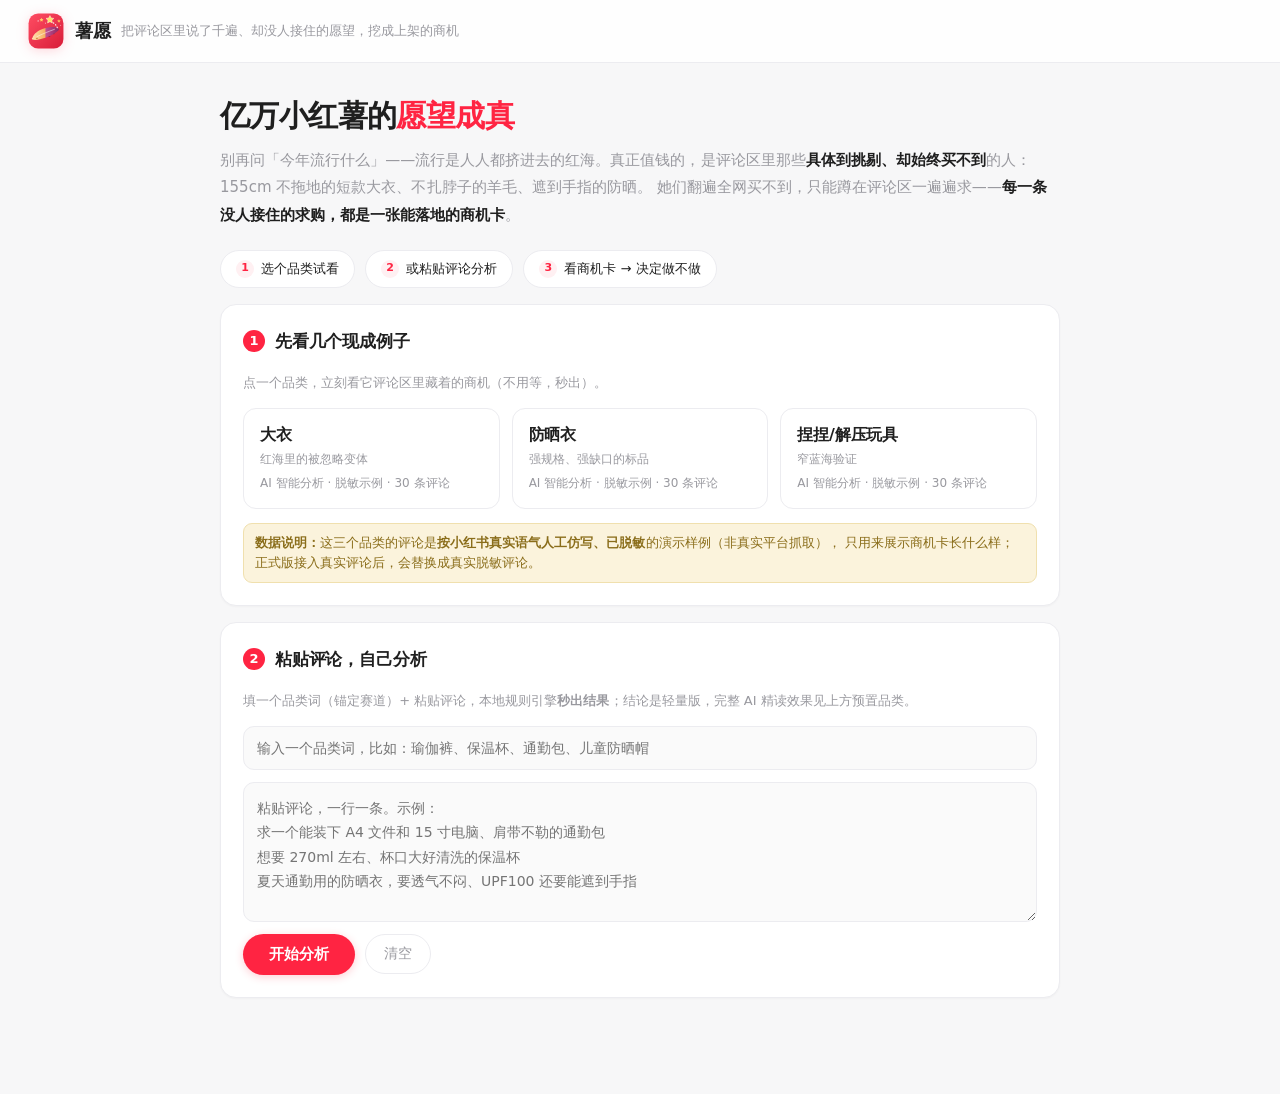
<file: jon13hvax8-1792738713768/workspace-jon13hvax8/index.html>
<!doctype html>
<html lang="zh">
  <head>
    <meta charset="utf-8" />
    <meta name="viewport" content="width=device-width, initial-scale=1" />
    <title>薯愿 · 小红书品类机会挖掘</title>
    <script type="module" crossorigin src="./assets/index-N7K_68KI.js"></script>
    <link rel="stylesheet" crossorigin href="./assets/index-CROO59K2.css">
  </head>
  <body>
    <div id="root"></div>
    <!-- Relative src (no leading /) so the Guard router prefix applies. Vite
         rewrites this to ./assets/xxx at build time. -->
  </body>
</html>
</file>
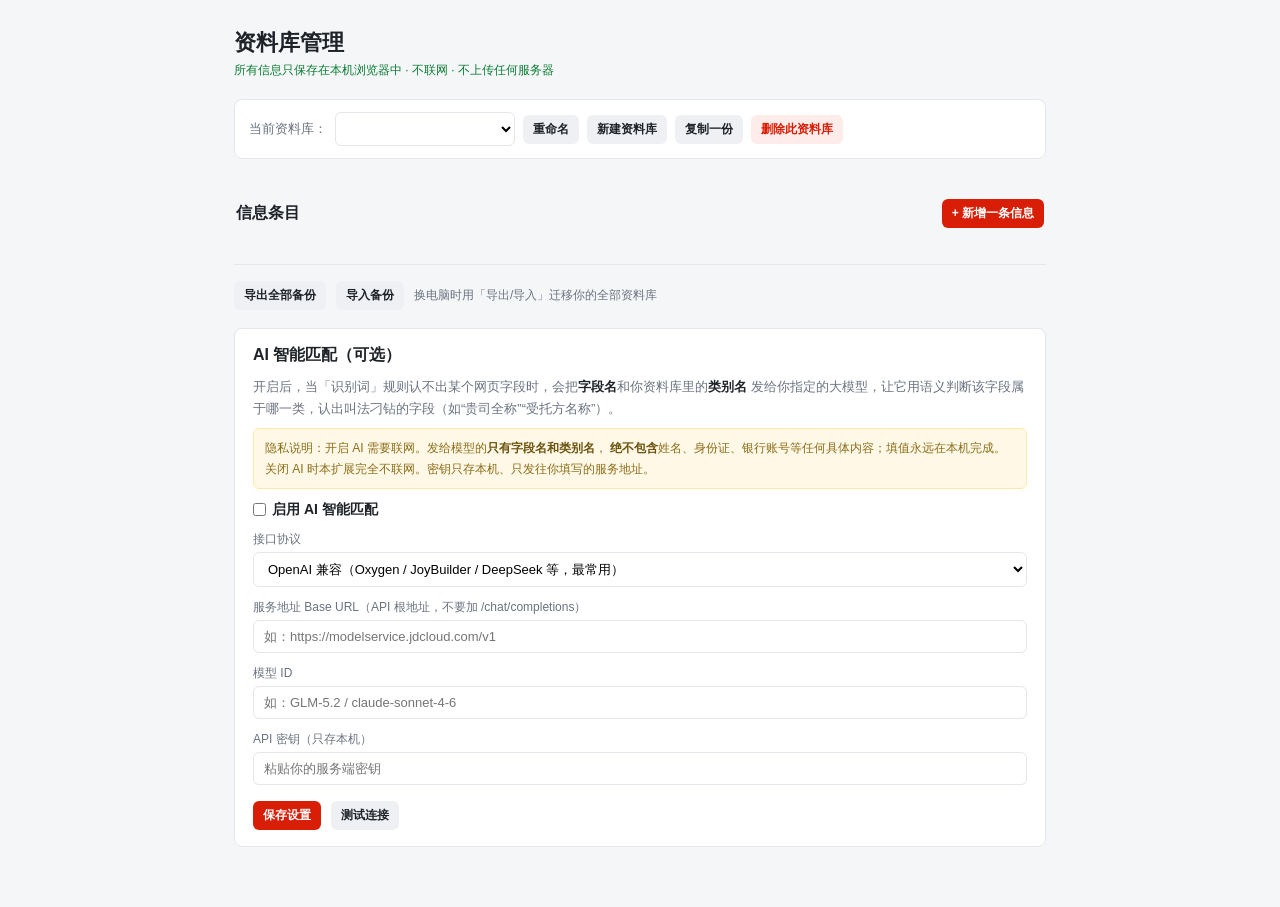
<file: options.html>
<!DOCTYPE html>
<html lang="zh-CN">
<head>
<meta charset="UTF-8">
<meta name="viewport" content="width=device-width, initial-scale=1.0">
<title>资料库管理 · 报价自动填写助手</title>
<link rel="stylesheet" href="options.css">
</head>
<body>
<div class="page">
  <header class="top">
    <div>
      <h1>资料库管理</h1>
      <div class="safe">所有信息只保存在本机浏览器中 · 不联网 · 不上传任何服务器</div>
    </div>
  </header>

  <section class="tpl-bar">
    <label>当前资料库：</label>
    <select id="tplSelect"></select>
    <button id="renameBtn" class="btn btn-ghost btn-sm">重命名</button>
    <button id="newTplBtn" class="btn btn-ghost btn-sm">新建资料库</button>
    <button id="dupTplBtn" class="btn btn-ghost btn-sm">复制一份</button>
    <button id="delTplBtn" class="btn btn-danger btn-sm">删除此资料库</button>
  </section>

  <div id="msg" class="msg"></div>

  <section class="entries-head">
    <h2>信息条目 <span id="entryCount" class="count"></span></h2>
    <button id="addEntryBtn" class="btn btn-primary btn-sm">+ 新增一条信息</button>
  </section>

  <div id="entries" class="entries"></div>

  <section class="io">
    <button id="exportBtn" class="btn btn-ghost btn-sm">导出全部备份</button>
    <button id="importBtn" class="btn btn-ghost btn-sm">导入备份</button>
    <input type="file" id="importFile" accept="application/json" hidden>
    <span class="io-note">换电脑时用「导出/导入」迁移你的全部资料库</span>
  </section>

  <section class="ai-box">
    <h2>AI 智能匹配（可选）</h2>
    <div class="ai-intro">
      开启后，当「识别词」规则认不出某个网页字段时，会把<b>字段名</b>和你资料库里的<b>类别名</b>
      发给你指定的大模型，让它用语义判断该字段属于哪一类，认出叫法刁钻的字段（如“贵司全称”“受托方名称”）。
      <div class="ai-warn">
        隐私说明：开启 AI 需要联网。发给模型的<b>只有字段名和类别名</b>，
        <b>绝不包含</b>姓名、身份证、银行账号等任何具体内容；填值永远在本机完成。
        关闭 AI 时本扩展完全不联网。密钥只存本机、只发往你填写的服务地址。
      </div>
    </div>

    <label class="ai-switch">
      <input type="checkbox" id="aiEnabled"> 启用 AI 智能匹配
    </label>

    <div id="aiFields" class="ai-fields">
      <div class="ai-field">
        <div class="ai-cap">接口协议</div>
        <select id="aiApi">
          <option value="openai-completions">OpenAI 兼容（Oxygen / JoyBuilder / DeepSeek 等，最常用）</option>
          <option value="anthropic-messages">Anthropic Messages（Claude 原生/兼容）</option>
          <option value="ollama">Ollama（本机，无需密钥）</option>
        </select>
      </div>
      <div class="ai-field">
        <div class="ai-cap">服务地址 Base URL（API 根地址，不要加 /chat/completions）</div>
        <input type="text" id="aiBaseUrl" placeholder="如：https://modelservice.jdcloud.com/v1">
      </div>
      <div class="ai-field">
        <div class="ai-cap">模型 ID</div>
        <input type="text" id="aiModel" placeholder="如：GLM-5.2 / claude-sonnet-4-6">
      </div>
      <div class="ai-field" id="aiKeyField">
        <div class="ai-cap">API 密钥（只存本机）</div>
        <input type="password" id="aiKey" placeholder="粘贴你的服务端密钥">
      </div>
      <div class="ai-actions">
        <button id="aiSaveBtn" class="btn btn-primary btn-sm">保存设置</button>
        <button id="aiTestBtn" class="btn btn-ghost btn-sm">测试连接</button>
        <span id="aiTestMsg" class="ai-test"></span>
      </div>
    </div>
  </section>
</div>

<template id="entryTpl">
  <div class="entry">
    <div class="entry-head">
      <input type="text" class="e-label" placeholder="信息名称（如：姓名 / 公司名称 / 出生日期）">
      <button class="btn btn-danger btn-xs e-del">删除此条</button>
    </div>
    <div class="e-row">
      <div class="e-col">
        <div class="e-caption">识别词（网页上出现这些字眼就会匹配到本条，用逗号分隔）</div>
        <input type="text" class="e-keywords" placeholder="如：姓名,名字,联系人,name">
      </div>
    </div>
    <div class="e-caption">内容格式（同一信息可存多种写法，填表时自动挑合适的；点★设为默认）</div>
    <div class="formats"></div>
    <button class="btn btn-ghost btn-xs add-format">+ 增加一种格式</button>
  </div>
</template>

<template id="formatTpl">
  <div class="format-row">
    <button class="star" title="设为默认格式">☆</button>
    <input type="text" class="f-value" placeholder="内容（如：1990-01-01）">
    <input type="text" class="f-note" placeholder="格式说明（可留空，如：年-月-日）">
    <button class="btn btn-danger btn-xs f-del">删</button>
  </div>
</template>

<script src="defaults.js"></script>
<script src="store.js"></script>
<script src="ai.js"></script>
<script src="options.js"></script>
</body>
</html>
</file>
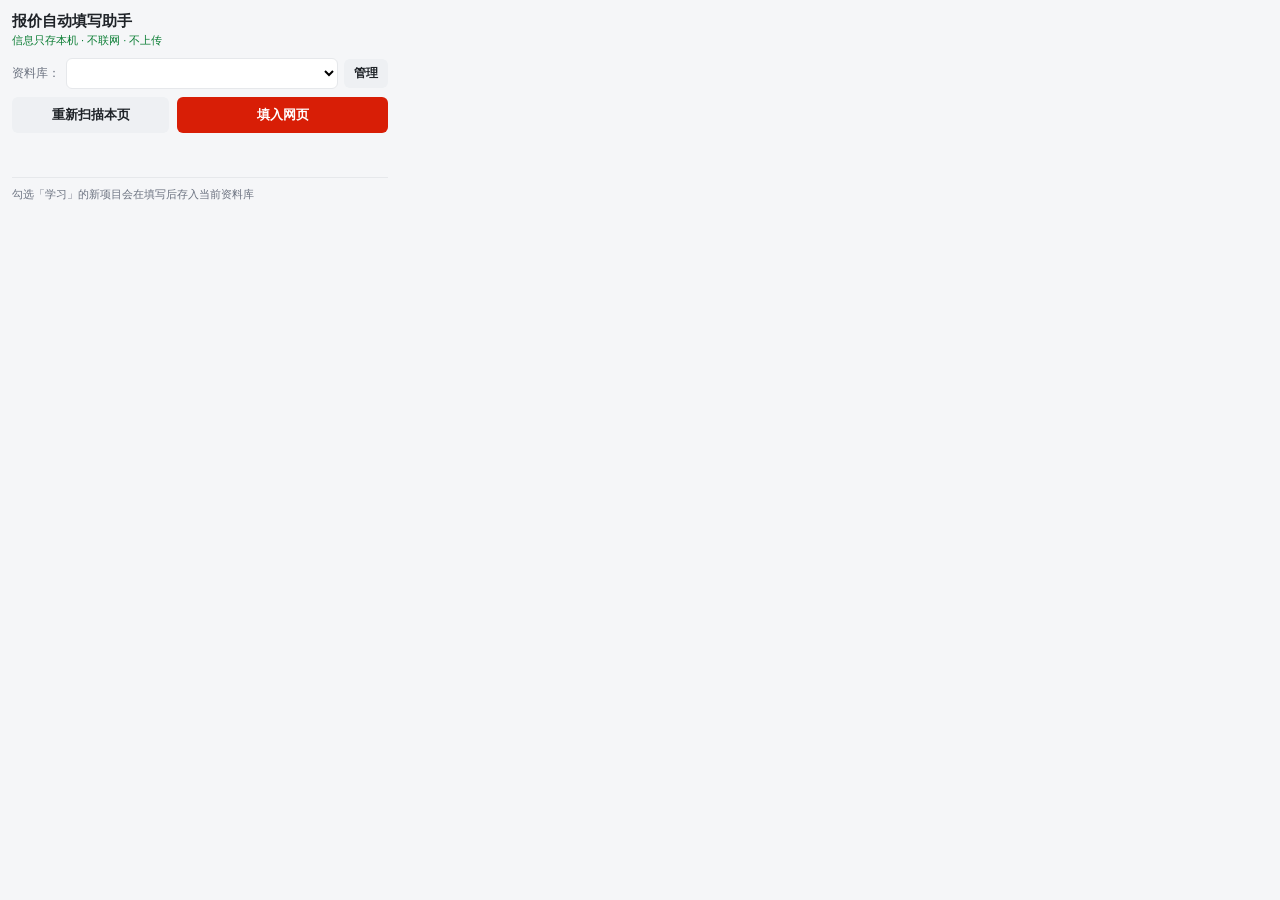
<file: popup.html>
<!DOCTYPE html>
<html lang="zh-CN">
<head>
  <meta charset="UTF-8">
  <meta name="viewport" content="width=device-width, initial-scale=1.0">
  <link rel="stylesheet" href="popup.css">
</head>
<body>
  <div class="app">
    <header class="hd">
      <div class="hd-left">
        <div class="hd-title">报价自动填写助手</div>
        <div class="hd-sub">信息只存本机 · 不联网 · 不上传</div>
      </div>
    </header>

    <div class="toolbar">
      <label class="tb-label">资料库：</label>
      <select id="tplSelect" class="tpl-select"></select>
      <button id="manageBtn" class="btn btn-small btn-ghost" title="管理资料库">管理</button>
    </div>

    <div class="actions">
      <button id="rescanBtn" class="btn btn-ghost">重新扫描本页</button>
      <button id="fillBtn" class="btn btn-primary">填入网页</button>
    </div>
    <div id="msg" class="msg"></div>

    <div id="status" class="status"></div>

    <div id="list" class="scan-list"></div>

    <div id="emptyHint" class="tip" hidden>
      没有扫描到可填写的项目。请确认当前是普通报价网页（网址以 http/https 开头），
      并已让表单显示出来，然后点「重新扫描本页」。
    </div>

    <footer class="ft">
      <span class="ft-note">勾选「学习」的新项目会在填写后存入当前资料库</span>
    </footer>
  </div>

  <script src="defaults.js"></script>
  <script src="store.js"></script>
  <script src="matcher.js"></script>
  <script src="ai.js"></script>
  <script src="popup.js"></script>
</body>
</html>
</file>
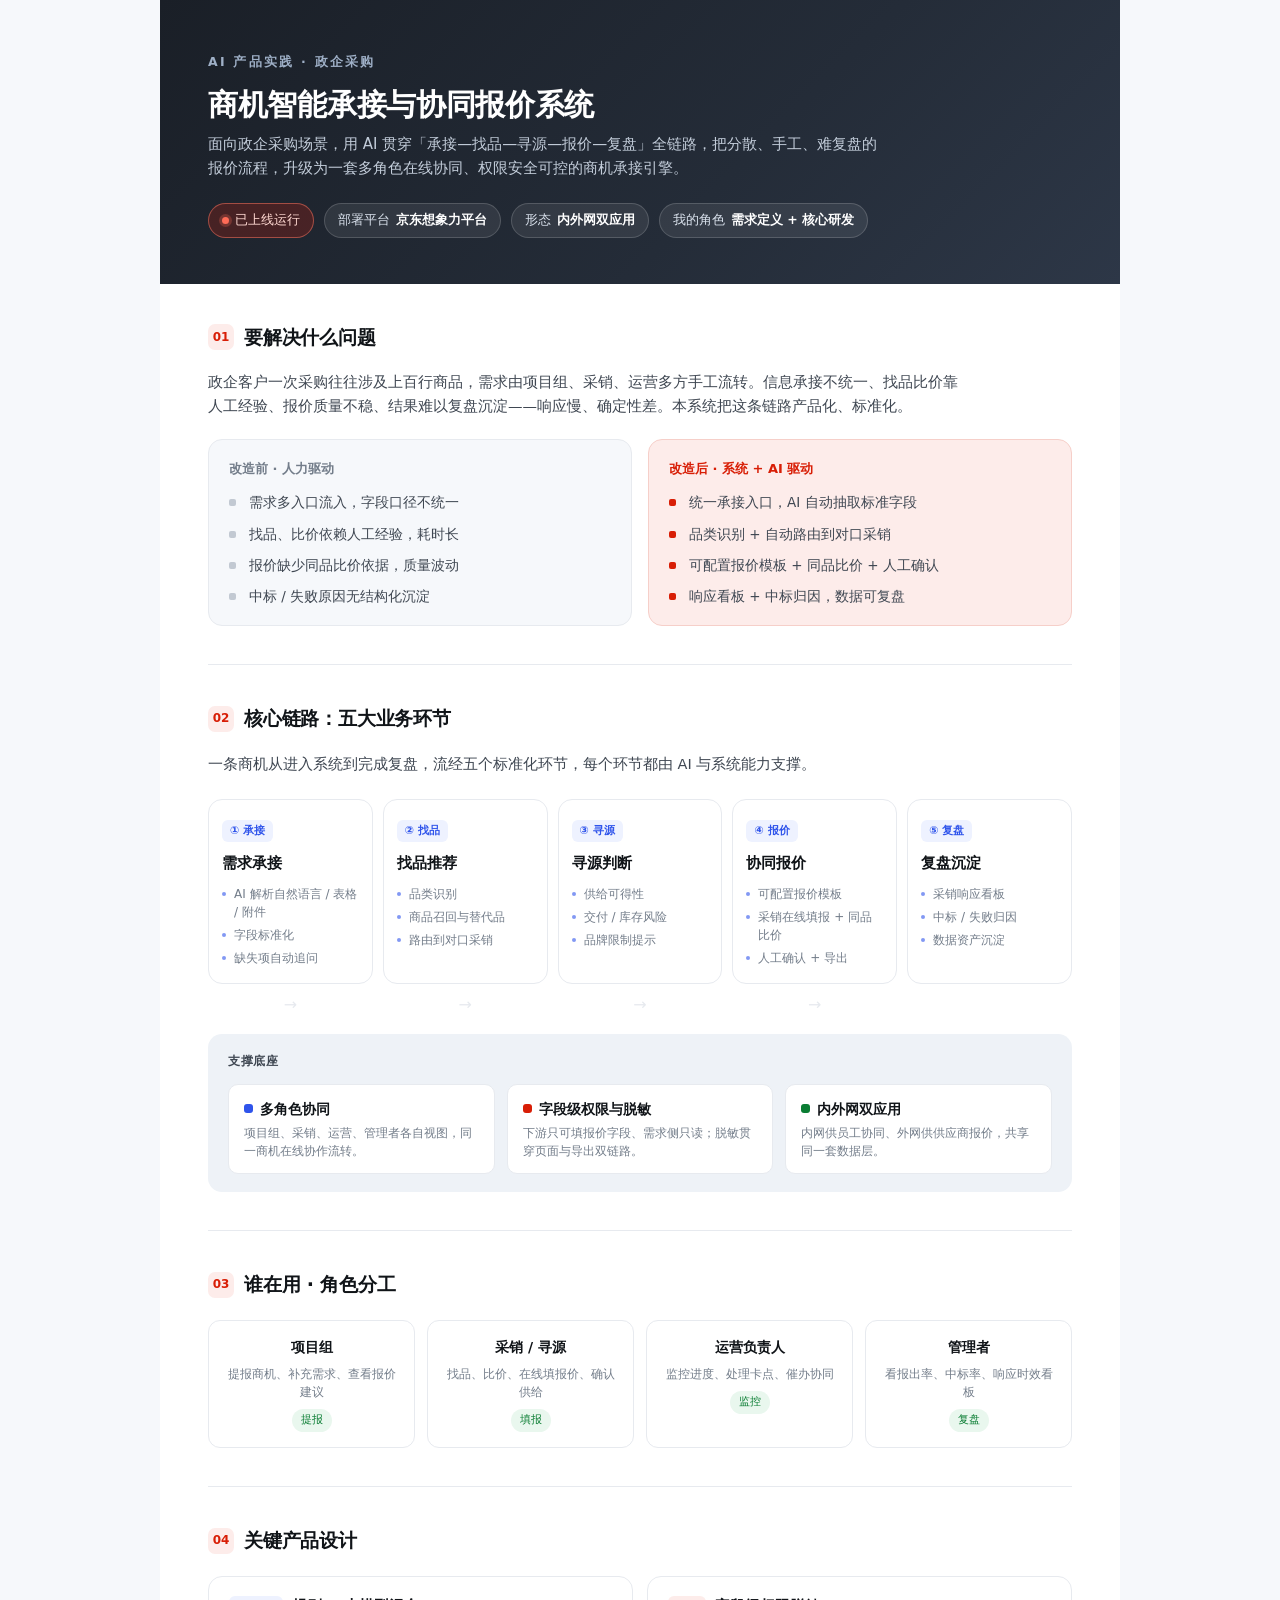
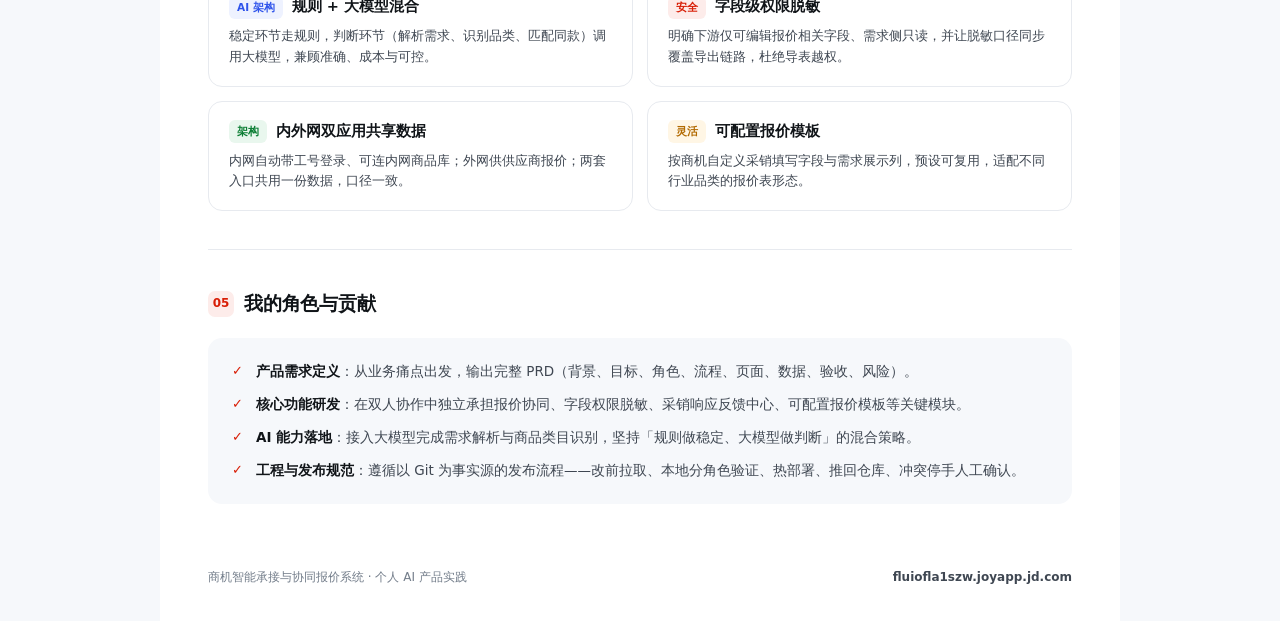
<file: 商机报价系统-作品集.html>
<!DOCTYPE html>
<html lang="zh-CN">
<head>
<meta charset="UTF-8">
<meta name="viewport" content="width=device-width, initial-scale=1.0">
<title>商机智能承接与协同报价系统 · 作品集</title>
<style>
  :root{
    --ink:#101418; --ink2:#3f4752; --muted:#737d8a; --line:#e7eaef;
    --bg:#ffffff; --soft:#f6f8fb; --soft2:#eef2f7;
    --brand:#d81e06; --brand-soft:#fdecea;
    --blue:#2f54eb; --blue-soft:#eef2ff;
    --green:#0a7d33; --green-soft:#e9f7ee;
    --amber:#b26a00; --amber-soft:#fff6e5;
    --radius:14px;
  }
  *{box-sizing:border-box;margin:0;padding:0;}
  body{
    font-family:-apple-system,"Segoe UI","Microsoft YaHei",system-ui,sans-serif;
    color:var(--ink); background:var(--soft); line-height:1.65;
    -webkit-font-smoothing:antialiased;
  }
  .page{max-width:960px;margin:0 auto;background:var(--bg);}
  .pad{padding:0 48px;}

  /* ---- Hero ---- */
  .hero{
    background:linear-gradient(135deg,#1a1f27 0%,#242c38 60%,#2d3747 100%);
    color:#fff;padding:52px 48px 46px;
  }
  .kicker{font-size:12.5px;letter-spacing:.18em;text-transform:uppercase;color:#9fb0c7;font-weight:600;}
  .hero h1{font-size:30px;line-height:1.3;margin:12px 0 8px;font-weight:750;letter-spacing:-.01em;}
  .hero .sub{font-size:15px;color:#c3cdda;max-width:680px;}
  .hero-meta{display:flex;flex-wrap:wrap;gap:10px;margin-top:22px;}
  .chip{
    font-size:12.5px;padding:6px 13px;border-radius:999px;
    background:rgba(255,255,255,.08);border:1px solid rgba(255,255,255,.16);color:#dbe3ee;
    display:inline-flex;align-items:center;gap:6px;
  }
  .chip b{color:#fff;font-weight:600;}
  .chip.live{background:rgba(216,30,6,.22);border-color:rgba(255,120,100,.5);color:#ffd9d2;}
  .dot{width:7px;height:7px;border-radius:50%;background:#ff6b57;box-shadow:0 0 0 3px rgba(255,107,87,.25);}

  /* ---- Section ---- */
  section{padding:38px 0;border-bottom:1px solid var(--line);}
  section:last-child{border-bottom:none;}
  .eyebrow{display:flex;align-items:center;gap:10px;margin-bottom:18px;}
  .eyebrow .no{
    font-size:12px;font-weight:700;color:var(--brand);background:var(--brand-soft);
    width:26px;height:26px;border-radius:7px;display:grid;place-items:center;flex:0 0 auto;
  }
  .eyebrow h2{font-size:19px;font-weight:700;letter-spacing:-.01em;}
  .lead{font-size:14.5px;color:var(--ink2);max-width:760px;}
  .lead b{color:var(--ink);}

  /* ---- 痛点 → 方案 ---- */
  .pp{display:grid;grid-template-columns:1fr 1fr;gap:16px;margin-top:20px;}
  .pp .card{border:1px solid var(--line);border-radius:var(--radius);padding:18px 20px;}
  .pp .card.old{background:var(--soft);}
  .pp .card.new{background:var(--brand-soft);border-color:#f6cfc9;}
  .pp h3{font-size:13px;font-weight:700;margin-bottom:12px;display:flex;align-items:center;gap:7px;}
  .pp .old h3{color:var(--muted);}
  .pp .new h3{color:var(--brand);}
  .pp ul{list-style:none;display:flex;flex-direction:column;gap:9px;}
  .pp li{font-size:13.5px;color:var(--ink2);padding-left:20px;position:relative;}
  .pp li::before{content:"";position:absolute;left:0;top:8px;width:7px;height:7px;border-radius:2px;}
  .pp .old li::before{background:#c2c9d2;}
  .pp .new li::before{background:var(--brand);}

  /* ---- 五环节流程 ---- */
  .flow{margin-top:22px;}
  .flow-track{display:grid;grid-template-columns:repeat(5,1fr);gap:10px;position:relative;}
  .step{
    background:var(--bg);border:1px solid var(--line);border-radius:var(--radius);
    padding:16px 13px;position:relative;
  }
  .step .idx{font-size:11px;font-weight:700;color:var(--blue);background:var(--blue-soft);
    padding:2px 8px;border-radius:6px;display:inline-block;margin-bottom:9px;}
  .step h4{font-size:15px;font-weight:700;margin-bottom:9px;}
  .step ul{list-style:none;display:flex;flex-direction:column;gap:5px;}
  .step li{font-size:12px;color:var(--muted);padding-left:12px;position:relative;line-height:1.5;}
  .step li::before{content:"";position:absolute;left:0;top:7px;width:4px;height:4px;border-radius:50%;background:var(--blue);opacity:.6;}
  .arrows{display:grid;grid-template-columns:repeat(5,1fr);gap:10px;margin-top:8px;}
  .arrow{text-align:center;color:var(--line);font-size:16px;}
  .arrow:last-child{visibility:hidden;}

  /* ---- 底座 ---- */
  .base{margin-top:16px;background:var(--soft2);border-radius:var(--radius);padding:18px 20px;}
  .base .bt{font-size:12px;font-weight:700;color:var(--ink2);letter-spacing:.05em;margin-bottom:12px;}
  .base-grid{display:grid;grid-template-columns:repeat(3,1fr);gap:12px;}
  .base-item{background:var(--bg);border:1px solid var(--line);border-radius:10px;padding:13px 15px;}
  .base-item .h{font-size:13.5px;font-weight:650;margin-bottom:4px;display:flex;align-items:center;gap:7px;}
  .base-item .d{font-size:12px;color:var(--muted);line-height:1.5;}
  .ic{width:9px;height:9px;border-radius:3px;flex:0 0 auto;}

  /* ---- 角色 ---- */
  .roles{display:grid;grid-template-columns:repeat(4,1fr);gap:12px;margin-top:20px;}
  .role{border:1px solid var(--line);border-radius:12px;padding:15px;text-align:center;}
  .role .rn{font-size:14px;font-weight:700;margin-bottom:6px;}
  .role .rd{font-size:12px;color:var(--muted);line-height:1.5;}
  .role .tag{font-size:11px;color:var(--green);background:var(--green-soft);padding:2px 9px;border-radius:999px;display:inline-block;margin-top:8px;}

  /* ---- 亮点 ---- */
  .highlights{display:grid;grid-template-columns:1fr 1fr;gap:14px;margin-top:20px;}
  .hl{border:1px solid var(--line);border-radius:var(--radius);padding:18px 20px;background:var(--bg);}
  .hl .ht{font-size:14.5px;font-weight:700;margin-bottom:7px;display:flex;align-items:center;gap:9px;}
  .hl .hbadge{font-size:10.5px;font-weight:700;padding:3px 8px;border-radius:6px;}
  .hl .hd{font-size:13px;color:var(--ink2);line-height:1.6;}
  .b-blue{background:var(--blue-soft);color:var(--blue);}
  .b-green{background:var(--green-soft);color:var(--green);}
  .b-amber{background:var(--amber-soft);color:var(--amber);}
  .b-brand{background:var(--brand-soft);color:var(--brand);}

  /* ---- 我的角色 ---- */
  .mine{background:var(--soft);border-radius:var(--radius);padding:22px 24px;margin-top:6px;}
  .mine ul{list-style:none;display:flex;flex-direction:column;gap:11px;}
  .mine li{font-size:13.5px;color:var(--ink2);padding-left:24px;position:relative;}
  .mine li::before{content:"✓";position:absolute;left:0;top:0;color:var(--brand);font-weight:800;font-size:13px;}
  .mine li b{color:var(--ink);}

  footer{padding:26px 48px 34px;color:var(--muted);font-size:12px;display:flex;justify-content:space-between;align-items:center;flex-wrap:wrap;gap:8px;}
  .url{color:var(--ink2);font-weight:600;}

  /* 让所有背景色/配色在打印和导出 PDF 时强制保留 */
  *{ -webkit-print-color-adjust:exact !important; print-color-adjust:exact !important; }
  @page{ margin:10mm; }
  @media print{
    html,body{background:#fff;}
    .page{max-width:100%;box-shadow:none;}
    .hero{border-radius:0;}
    section{padding:22px 0;}
    .eyebrow{break-after:avoid;}
    .hl,.step,.role,.pp .card,.base-item,.mine li{break-inside:avoid;}
  }
  @media(max-width:720px){
    .pad{padding:0 22px;} .hero{padding:38px 22px;}
    .pp,.highlights{grid-template-columns:1fr;}
    .flow-track,.arrows,.base-grid,.roles{grid-template-columns:1fr 1fr;}
  }
</style>
</head>
<body>
<div class="page">

  <!-- HERO -->
  <div class="hero">
    <div class="kicker">AI 产品实践 · 政企采购</div>
    <h1>商机智能承接与协同报价系统</h1>
    <p class="sub">面向政企采购场景，用 AI 贯穿「承接—找品—寻源—报价—复盘」全链路，把分散、手工、难复盘的报价流程，升级为一套多角色在线协同、权限安全可控的商机承接引擎。</p>
    <div class="hero-meta">
      <span class="chip live"><span class="dot"></span>已上线运行</span>
      <span class="chip">部署平台 <b>京东想象力平台</b></span>
      <span class="chip">形态 <b>内外网双应用</b></span>
      <span class="chip">我的角色 <b>需求定义 + 核心研发</b></span>
    </div>
  </div>

  <div class="pad">

    <!-- 01 背景 -->
    <section>
      <div class="eyebrow"><span class="no">01</span><h2>要解决什么问题</h2></div>
      <p class="lead">政企客户一次采购往往涉及上百行商品，需求由项目组、采销、运营多方手工流转。信息承接不统一、找品比价靠人工经验、报价质量不稳、结果难以复盘沉淀——响应慢、确定性差。本系统把这条链路产品化、标准化。</p>
      <div class="pp">
        <div class="card old">
          <h3>改造前 · 人力驱动</h3>
          <ul>
            <li>需求多入口流入，字段口径不统一</li>
            <li>找品、比价依赖人工经验，耗时长</li>
            <li>报价缺少同品比价依据，质量波动</li>
            <li>中标 / 失败原因无结构化沉淀</li>
          </ul>
        </div>
        <div class="card new">
          <h3>改造后 · 系统 + AI 驱动</h3>
          <ul>
            <li>统一承接入口，AI 自动抽取标准字段</li>
            <li>品类识别 + 自动路由到对口采销</li>
            <li>可配置报价模板 + 同品比价 + 人工确认</li>
            <li>响应看板 + 中标归因，数据可复盘</li>
          </ul>
        </div>
      </div>
    </section>

    <!-- 02 核心链路 -->
    <section>
      <div class="eyebrow"><span class="no">02</span><h2>核心链路：五大业务环节</h2></div>
      <p class="lead">一条商机从进入系统到完成复盘，流经五个标准化环节，每个环节都由 AI 与系统能力支撑。</p>
      <div class="flow">
        <div class="flow-track">
          <div class="step"><span class="idx">① 承接</span><h4>需求承接</h4><ul><li>AI 解析自然语言 / 表格 / 附件</li><li>字段标准化</li><li>缺失项自动追问</li></ul></div>
          <div class="step"><span class="idx">② 找品</span><h4>找品推荐</h4><ul><li>品类识别</li><li>商品召回与替代品</li><li>路由到对口采销</li></ul></div>
          <div class="step"><span class="idx">③ 寻源</span><h4>寻源判断</h4><ul><li>供给可得性</li><li>交付 / 库存风险</li><li>品牌限制提示</li></ul></div>
          <div class="step"><span class="idx">④ 报价</span><h4>协同报价</h4><ul><li>可配置报价模板</li><li>采销在线填报 + 同品比价</li><li>人工确认 + 导出</li></ul></div>
          <div class="step"><span class="idx">⑤ 复盘</span><h4>复盘沉淀</h4><ul><li>采销响应看板</li><li>中标 / 失败归因</li><li>数据资产沉淀</li></ul></div>
        </div>
        <div class="arrows"><div class="arrow">→</div><div class="arrow">→</div><div class="arrow">→</div><div class="arrow">→</div><div class="arrow"></div></div>
      </div>

      <div class="base">
        <div class="bt">支撑底座</div>
        <div class="base-grid">
          <div class="base-item"><div class="h"><span class="ic" style="background:var(--blue)"></span>多角色协同</div><div class="d">项目组、采销、运营、管理者各自视图，同一商机在线协作流转。</div></div>
          <div class="base-item"><div class="h"><span class="ic" style="background:var(--brand)"></span>字段级权限与脱敏</div><div class="d">下游只可填报价字段、需求侧只读；脱敏贯穿页面与导出双链路。</div></div>
          <div class="base-item"><div class="h"><span class="ic" style="background:var(--green)"></span>内外网双应用</div><div class="d">内网供员工协同、外网供供应商报价，共享同一套数据层。</div></div>
        </div>
      </div>
    </section>

    <!-- 03 角色 -->
    <section>
      <div class="eyebrow"><span class="no">03</span><h2>谁在用 · 角色分工</h2></div>
      <div class="roles">
        <div class="role"><div class="rn">项目组</div><div class="rd">提报商机、补充需求、查看报价建议</div><span class="tag">提报</span></div>
        <div class="role"><div class="rn">采销 / 寻源</div><div class="rd">找品、比价、在线填报价、确认供给</div><span class="tag">填报</span></div>
        <div class="role"><div class="rn">运营负责人</div><div class="rd">监控进度、处理卡点、催办协同</div><span class="tag">监控</span></div>
        <div class="role"><div class="rn">管理者</div><div class="rd">看报出率、中标率、响应时效看板</div><span class="tag">复盘</span></div>
      </div>
    </section>

    <!-- 04 关键设计 -->
    <section>
      <div class="eyebrow"><span class="no">04</span><h2>关键产品设计</h2></div>
      <div class="highlights">
        <div class="hl"><div class="ht"><span class="hbadge b-blue">AI 架构</span>规则 + 大模型混合</div><div class="hd">稳定环节走规则，判断环节（解析需求、识别品类、匹配同款）调用大模型，兼顾准确、成本与可控。</div></div>
        <div class="hl"><div class="ht"><span class="hbadge b-brand">安全</span>字段级权限脱敏</div><div class="hd">明确下游仅可编辑报价相关字段、需求侧只读，并让脱敏口径同步覆盖导出链路，杜绝导表越权。</div></div>
        <div class="hl"><div class="ht"><span class="hbadge b-green">架构</span>内外网双应用共享数据</div><div class="hd">内网自动带工号登录、可连内网商品库；外网供供应商报价；两套入口共用一份数据，口径一致。</div></div>
        <div class="hl"><div class="ht"><span class="hbadge b-amber">灵活</span>可配置报价模板</div><div class="hd">按商机自定义采销填写字段与需求展示列，预设可复用，适配不同行业品类的报价表形态。</div></div>
      </div>
    </section>

    <!-- 05 我的角色 -->
    <section>
      <div class="eyebrow"><span class="no">05</span><h2>我的角色与贡献</h2></div>
      <div class="mine">
        <ul>
          <li><b>产品需求定义</b>：从业务痛点出发，输出完整 PRD（背景、目标、角色、流程、页面、数据、验收、风险）。</li>
          <li><b>核心功能研发</b>：在双人协作中独立承担报价协同、字段权限脱敏、采销响应反馈中心、可配置报价模板等关键模块。</li>
          <li><b>AI 能力落地</b>：接入大模型完成需求解析与商品类目识别，坚持「规则做稳定、大模型做判断」的混合策略。</li>
          <li><b>工程与发布规范</b>：遵循以 Git 为事实源的发布流程——改前拉取、本地分角色验证、热部署、推回仓库、冲突停手人工确认。</li>
        </ul>
      </div>
    </section>

  </div>

  <footer>
    <span>商机智能承接与协同报价系统 · 个人 AI 产品实践</span>
    <span class="url">fluiofla1szw.joyapp.jd.com</span>
  </footer>

</div>
</body>
</html>
</file>
<file: jon13hvax8-1792738713768/workspace-jon13hvax8/assets/index-CROO59K2.css>
*{box-sizing:border-box;-webkit-tap-highlight-color:transparent}:root{--red: #ff2442;--red-dark: #e01e3c;--red-soft: #fff0f2;--bg: #f7f7f8;--card: #ffffff;--line: #ececf0;--text: #1f1f1f;--muted: #99999f;--green: #00b578;--green-soft: #e8faf1;--orange: #ff8200;--purple: #722ed1;--gray: #9aa0aa;--ease-out: cubic-bezier(.22, 1, .36, 1);--ease-spring: cubic-bezier(.34, 1.4, .64, 1);--dur: .18s}html,body{margin:0;padding:0}html{-webkit-text-size-adjust:100%}body{font-family:system-ui,-apple-system,PingFang SC,Hiragino Sans GB,Microsoft YaHei,Helvetica Neue,sans-serif;color:var(--text);background:var(--bg);min-height:100vh;min-height:100dvh;line-height:1.7;letter-spacing:.001em;-webkit-font-smoothing:antialiased;font-optical-sizing:auto}:focus-visible{outline:2px solid var(--red);outline-offset:2px;border-radius:4px}.topbar{display:flex;align-items:center;gap:11px;padding:13px 28px;background:#ffffffd1;-webkit-backdrop-filter:saturate(180%) blur(20px);backdrop-filter:saturate(180%) blur(20px);border-bottom:1px solid var(--line);position:sticky;top:0;z-index:10}.brand-logo{display:inline-flex;align-items:center;justify-content:center;flex:none;filter:drop-shadow(0 2px 6px rgba(255,36,66,.18))}.brand{font-weight:800;font-size:18px;color:var(--text);letter-spacing:-.02em}.brand-sub{color:var(--muted);font-size:13px;letter-spacing:0}@media (max-width: 600px){.topbar{padding:12px 16px}.brand-sub{display:none}}.content{max-width:880px;margin:0 auto;padding:34px 20px 96px}.hero{margin-bottom:8px}.hero h1{margin:0 0 12px;font-size:clamp(22px,3.6vw,30px);line-height:1.25;font-weight:800;letter-spacing:-.02em}.hero h1 .red{color:var(--red)}.hero .sub{color:var(--muted);font-size:15px;line-height:1.85;margin:0;max-width:none}.hero .sub b{color:var(--text);font-weight:600}.steps{display:flex;gap:10px;flex-wrap:wrap;margin:20px 0 4px}.step-chip{display:inline-flex;align-items:center;gap:7px;background:#fff;border:1px solid var(--line);border-radius:999px;padding:7px 15px;font-size:13px;color:var(--text)}.step-chip .n{width:18px;height:18px;border-radius:50%;background:var(--red-soft);color:var(--red);font-size:11px;font-weight:700;display:inline-flex;align-items:center;justify-content:center}.panel{background:var(--card);border:1px solid var(--line);border-radius:16px;padding:22px;margin-top:16px;box-shadow:0 1px 2px #00000008}.panel-head{display:flex;align-items:center;gap:10px;margin-bottom:16px}.panel-num{width:22px;height:22px;border-radius:50%;background:var(--red);color:#fff;font-size:13px;font-weight:700;display:inline-flex;align-items:center;justify-content:center;flex:none}.panel-title{margin:0;font-size:17px;font-weight:700;letter-spacing:-.01em}.panel-hint{color:var(--muted);font-size:13px;margin:0 0 14px}.muted{color:var(--muted);font-size:13px}.err{color:var(--red);font-size:13px;margin:8px 0 0}.provenance-note{margin:14px 0 0;font-size:12.5px;color:#8a6d1a;background:#fbf3dc;border:1px solid #f0e0ae;border-radius:9px;padding:9px 11px;line-height:1.6}.preset-grid{display:grid;grid-template-columns:repeat(3,1fr);gap:12px}.preset-card{display:flex;flex-direction:column;gap:5px;text-align:left;padding:16px;background:#fff;border:1px solid var(--line);border-radius:13px;cursor:pointer;color:var(--text);transition:transform var(--dur) var(--ease-out),border-color var(--dur) var(--ease-out),box-shadow var(--dur) var(--ease-out);font-family:inherit}.preset-card:active{transform:scale(.97)}.preset-card.active{border-color:var(--red);box-shadow:0 0 0 1px var(--red) inset}.preset-card:disabled{cursor:wait;opacity:.55}.preset-name{font-size:16px;font-weight:700;letter-spacing:-.01em}.preset-tagline{color:var(--muted);font-size:12px}.preset-meta{color:var(--muted);font-size:12px;display:flex;align-items:center;gap:6px;margin-top:2px}.mine-form{display:flex;flex-direction:column;gap:12px}.mode-tabs{display:flex;gap:8px;margin-bottom:2px}.mode-tab{flex:1;padding:10px;background:#f5f5f7;border:1px solid transparent;border-radius:11px;cursor:pointer;font-size:14px;color:var(--muted);font-family:inherit;text-align:center;transition:transform var(--dur) var(--ease-out),background var(--dur) var(--ease-out),color var(--dur) var(--ease-out),border-color var(--dur) var(--ease-out)}.mode-tab:active{transform:scale(.98)}.mode-tab.on{background:var(--red-soft);border-color:var(--red);color:var(--red);font-weight:600}.cat-input,.comments-input{background:#fafafa;border:1px solid var(--line);border-radius:11px;color:var(--text);padding:13px;font-size:14px;font-family:inherit;resize:vertical;width:100%;transition:border-color var(--dur) var(--ease-out),background var(--dur) var(--ease-out)}.cat-input:focus,.comments-input:focus{outline:none;border-color:var(--red);background:#fff}.comments-input{min-height:140px;line-height:1.75}.mine-actions{display:flex;gap:10px;align-items:center}.primary{background:var(--red);color:#fff;border:none;border-radius:999px;padding:11px 26px;font-size:15px;font-weight:600;cursor:pointer;transition:background var(--dur) var(--ease-out),transform var(--dur) var(--ease-out);box-shadow:0 2px 8px #ff244238}.primary:active{transform:scale(.96);background:var(--red-dark)}.primary:disabled{opacity:.55;cursor:wait}.ghost{background:transparent;border:1px solid var(--line);color:var(--muted);border-radius:999px;padding:10px 18px;cursor:pointer;font-size:14px;font-family:inherit;transition:color var(--dur) var(--ease-out),border-color var(--dur) var(--ease-out),transform var(--dur) var(--ease-out)}.ghost:active{transform:scale(.97)}.char-count{margin-left:auto;color:var(--muted);font-size:12px}.result-head{display:flex;align-items:center;gap:10px;margin-bottom:12px;flex-wrap:wrap}.result-summary{background:var(--red-soft);border-left:3px solid var(--red);padding:12px 16px;border-radius:9px;color:#6b2b33;font-size:14px;margin:0 0 18px;line-height:1.75}.note{color:var(--muted);font-size:12px}.badge{display:inline-flex;align-items:center;gap:4px;font-size:12px;padding:3px 10px;border-radius:999px;font-weight:600;white-space:nowrap}.b-ai{background:#e8faf1;color:#00a06a;border:1px solid #b6ecd6}.b-rule{background:#fff4e6;color:#e07c00;border:1px solid #ffd7ad}.empty-state{text-align:center;padding:28px 0}.empty-state .big{font-size:15px;color:var(--text);margin:0 0 6px}.empty-state p{color:var(--muted);font-size:13px;margin:0 0 4px}.cards-grid{display:flex;flex-direction:column;gap:14px}.opp-card{background:#fff;border:1px solid var(--line);border-radius:15px;padding:18px 20px;box-shadow:0 1px 3px #0000000a;animation:rise .42s var(--ease-spring) backwards}.opp-card:nth-child(1){animation-delay:0ms}.opp-card:nth-child(2){animation-delay:50ms}.opp-card:nth-child(3){animation-delay:.1s}.opp-card:nth-child(4){animation-delay:.15s}.opp-card:nth-child(5){animation-delay:.2s}.opp-card:nth-child(6){animation-delay:.25s}@keyframes rise{0%{opacity:0;transform:translateY(10px)}to{opacity:1;transform:none}}.card-title-row{display:flex;align-items:flex-start;justify-content:space-between;gap:10px}.card-title{margin:0 0 2px;font-size:16px;line-height:1.45;font-weight:700;letter-spacing:-.01em;min-width:0;overflow-wrap:anywhere}.card-tags{display:flex;flex-wrap:wrap;gap:8px;margin:10px 0 14px}.tag{font-size:12px;padding:4px 11px;border-radius:999px;font-weight:600;white-space:nowrap}.type-tag{background:#fff;border:1px solid}.sat-tag{color:#fff}.lvl-tag{background:#f5f5f7;color:#666}.score-wrap{display:flex;gap:22px;align-items:center;margin-bottom:16px;flex-wrap:wrap}.dial{width:92px;height:92px;border-radius:50%;flex:none;background:conic-gradient(var(--red) var(--pct),#f0f0f2 0);display:flex;align-items:center;justify-content:center}.dial-inner{width:72px;height:72px;border-radius:50%;background:#fff;display:flex;flex-direction:column;align-items:center;justify-content:center}.dial-inner strong{font-size:24px;line-height:1;color:var(--red)}.dial-inner span{font-size:11px;color:var(--muted);margin-top:2px}.tier-label{font-size:16px;font-weight:700;line-height:1.1;letter-spacing:-.01em}.tier-stars{font-size:12px;letter-spacing:1px;margin-top:2px;color:#f7a600}.tier-sub{font-size:11px;color:var(--muted);margin-top:1px}.dims{flex:1;min-width:260px;display:flex;flex-direction:column;gap:10px}.dim{display:flex;flex-direction:column;gap:4px;position:relative}.dim-top{display:flex;align-items:center;justify-content:space-between}.dim-name{font-size:13px;font-weight:600;display:inline-flex;align-items:center;gap:6px}.dim-icon{font-size:12px}.dim-level{font-size:12px;font-weight:600;color:var(--text)}.dim-ev{font-size:12px;color:var(--muted);line-height:1.6}.dim-bar{height:5px;background:#f0f0f2;border-radius:3px;overflow:hidden}.dim-fill{height:100%;background:linear-gradient(90deg,#ffb3be,var(--red));border-radius:3px;transition:width .4s var(--ease-out)}.dim-tip{position:absolute;left:0;right:0;top:calc(100% + 6px);background:#1f1f24;color:#f2f2f5;border-radius:12px;padding:10px 12px;font-size:12px;line-height:1.75;z-index:5;box-shadow:0 8px 28px #00000047;opacity:0;visibility:hidden;transform:translateY(4px);transition:opacity var(--dur) var(--ease-out),transform var(--dur) var(--ease-out),visibility var(--dur)}.dim-tip b{color:#ffd7de;font-weight:600}.dim-tip-q{display:inline}.dim:hover .dim-tip{opacity:1;visibility:visible;transform:none}.dims-foot{margin:4px 0 0;font-size:11px;color:#b3b3ba}.howto{background:#fafafa;border:1px dashed var(--line);border-radius:11px;padding:11px 14px;font-size:12.5px;color:var(--muted);margin:0 0 14px;line-height:1.75}.toggle{background:transparent;border:1px solid var(--line);color:var(--muted);border-radius:999px;padding:7px 16px;font-size:13px;cursor:pointer;font-family:inherit;transition:color var(--dur) var(--ease-out),border-color var(--dur) var(--ease-out),transform var(--dur) var(--ease-out),background var(--dur) var(--ease-out)}.toggle:active{transform:scale(.96)}.toggle-open{background:var(--red);border-color:var(--red);color:#fff;font-weight:600}.toggle-open:active{background:var(--red-dark)}.card-detail{margin-top:16px;border-top:1px solid var(--line);padding-top:6px}.d-sec{margin-top:16px}.d-sec h4{margin:0 0 10px;font-size:13px;font-weight:700;color:var(--text)}.spec-grid{display:grid;grid-template-columns:repeat(auto-fit,minmax(150px,1fr));gap:8px}.spec-cell{background:#fafafa;border:1px solid var(--line);border-radius:10px;padding:9px 11px;display:flex;flex-direction:column;gap:3px}.spec-cell.empty{opacity:.5}.spec-label{font-size:11px;color:var(--muted)}.spec-val{font-size:13px;font-weight:600}.risk-list{list-style:none;margin:0;padding:0;display:flex;flex-direction:column;gap:8px}.risk-item{display:flex;flex-direction:column;gap:3px;border:1px solid var(--line);border-radius:10px;padding:11px 13px}.risk-type{font-size:12px;font-weight:700;color:var(--orange)}.risk-note{font-size:13px;color:#444}.risk-trigger{font-size:11.5px;color:var(--muted);background:#f7f7f8;border-radius:6px;padding:2px 8px;width:fit-content}.risk-action{font-size:12px;color:#00a06a}.ev-list{list-style:none;margin:0;padding:0;display:flex;flex-direction:column;gap:6px}.ev-item{display:flex;align-items:flex-start;gap:8px;background:#fafafa;border-radius:9px;padding:9px 12px;font-size:13px}.ev-quote{flex:1}.ev-quote:before{content:"“";color:var(--red)}.ev-quote:after{content:"”";color:var(--red)}.ev-weight{color:var(--muted);font-size:12px;flex:none}@media (hover: hover) and (pointer: fine){.preset-card:hover{border-color:var(--red);transform:translateY(-2px);box-shadow:0 6px 16px #ff24421f}.preset-card.active:hover{transform:none}.primary:hover{background:var(--red-dark)}.ghost:hover{color:var(--text);border-color:var(--muted)}.toggle:hover{color:var(--red);border-color:var(--red)}}@media (max-width: 600px){.content{padding:24px 16px 80px}.preset-grid{grid-template-columns:1fr}.hero h1{font-size:22px}.score-wrap{flex-direction:column;align-items:flex-start}.dims{width:100%}.panel{padding:18px}.card-title-row{flex-direction:column;align-items:stretch;gap:10px}.card-actions{width:100%;justify-content:flex-start;flex-wrap:wrap}}.card-actions{display:flex;align-items:center;gap:8px;flex:none}.preview-btn{background:#fff;border:1px solid var(--red);color:var(--red);border-radius:999px;padding:7px 14px;font-size:13px;font-weight:600;cursor:pointer;font-family:inherit;white-space:nowrap;transition:background var(--dur) var(--ease-out),color var(--dur) var(--ease-out),transform var(--dur) var(--ease-out)}.preview-btn:active{transform:scale(.96);background:var(--red-soft)}.sku-title{display:flex;flex-direction:column;gap:4px;margin:2px 0 12px}.sku-title-label{font-size:11px;color:var(--muted)}.sku-title-val{font-size:14px;font-weight:700;line-height:1.5}.sku-points{list-style:none;margin:0 0 12px;padding:0;display:flex;flex-direction:column;gap:6px}.sku-points li{display:flex;align-items:flex-start;gap:8px;font-size:13px;color:#444}.check{color:var(--green);font-weight:700;flex:none}.sku-spec-table{width:100%;border-collapse:collapse;margin:0 0 12px;font-size:13px}.sku-spec-table td{padding:8px 10px;border:1px solid var(--line)}.sku-spec-label{color:var(--muted);white-space:nowrap;width:42%;background:#fafafa}.sku-spec-val{color:var(--text);font-weight:500}.sku-spec-val.todo{color:var(--muted);font-weight:400}.sku-row{display:flex;gap:10px;margin-bottom:6px;font-size:13px}.sku-row-label{color:var(--muted);flex:none}.sku-row-val{color:#444}.preview-overlay{position:fixed;top:0;right:0;bottom:0;left:0;background:#0000008c;z-index:100;display:flex;justify-content:center;animation:fadeIn .22s var(--ease-out) both}.preview-phone{position:relative;width:100%;max-width:420px;height:100%;background:#fff;display:flex;flex-direction:column;overflow:hidden;animation:sheetIn .3s var(--ease-spring) both;box-shadow:0 12px 40px #00000047}.ph-topbar{flex:none;display:flex;align-items:center;gap:10px;padding:10px 12px;background:#fff;border-bottom:1px solid var(--line)}.ph-back{width:30px;height:30px;border:none;background:#f5f5f7;border-radius:50%;font-size:22px;line-height:1;color:#333;cursor:pointer;display:inline-flex;align-items:center;justify-content:center;font-family:inherit;padding:0 0 2px}.ph-search{flex:1;display:flex;align-items:center;gap:6px;background:#f5f5f7;border-radius:999px;padding:7px 14px;color:var(--muted);font-size:13px}.ph-top-icons{display:flex;align-items:center;gap:12px;font-size:16px}.ph-tabs{flex:none;display:flex;background:#fff;border-bottom:1px solid var(--line);padding:0 8px}.ph-tab{flex:1;background:none;border:none;padding:11px 0 9px;font-size:15px;color:var(--muted);cursor:pointer;font-family:inherit;position:relative}.ph-tab.on{color:#111;font-weight:700}.ph-tab.on:after{content:"";position:absolute;left:50%;transform:translate(-50%);bottom:0;width:26px;height:3px;border-radius:2px;background:var(--red)}.ph-body{flex:1;overflow-y:auto;-webkit-overflow-scrolling:touch}.ph-hero{background:#f2f2f4}.ph-hero-img{position:relative;height:300px;display:flex;align-items:center;justify-content:center;background:linear-gradient(135deg,#fde9ee,#fff3e6 55%,#efe7fb)}.ph-hero-tags{display:flex;flex-wrap:wrap;justify-content:center;gap:8px;padding:0 20px}.ph-hero-tag{background:#ffffffd9;border:1px solid #ffd7de;color:var(--red);border-radius:999px;font-size:13px;font-weight:600;padding:5px 12px}.ph-hero-hint{color:#c3c3c9;font-size:15px}.ph-page{position:absolute;right:12px;bottom:12px;background:#00000073;color:#fff;border-radius:999px;padding:2px 10px;font-size:12px}.ph-disclaim{display:block;background:#fff4e6;color:#8a5a00;font-size:11.5px;padding:6px 14px;border-bottom:1px solid #ffd7ad;line-height:1.5}.ph-price{padding:13px 16px 12px;border-bottom:1px solid var(--line)}.ph-price-label{display:block;font-size:11px;color:var(--muted);margin-bottom:3px}.ph-price-text{display:block;color:var(--red);font-size:20px;font-weight:800;letter-spacing:-.01em;line-height:1.35}.ph-price-foot{display:flex;align-items:center;gap:10px;margin-top:5px;flex-wrap:wrap}.ph-price-note{color:var(--muted);font-size:11.5px}.ph-price-extra{color:var(--red);font-size:11.5px;font-weight:600;background:var(--red-soft);border-radius:6px;padding:1px 8px}.ph-tags{display:flex;flex-wrap:wrap;gap:8px;padding:13px 16px 0}.ph-tag{font-size:11.5px;padding:3px 10px;border-radius:999px;font-weight:600;background:#fff;border:1px solid var(--line);white-space:nowrap}.ph-tag-type{color:#722ed1;border-color:currentColor}.ph-tag-sat{border:1px solid}.ph-tag-gray{color:#666;border-color:#e5e5e9;background:#fafafa}.ph-title-row{display:flex;align-items:flex-start;gap:10px;padding:12px 16px 0}.ph-title{margin:0;flex:1;min-width:0;color:#111;font-size:20px;line-height:1.45;font-weight:800;letter-spacing:-.01em;overflow-wrap:anywhere}.ph-price-inline{flex-shrink:0;color:var(--red);font-size:20px;font-weight:800;letter-spacing:-.01em;white-space:nowrap}.ph-kpi{display:flex;flex-wrap:wrap;gap:8px;padding:0 16px 12px}.ph-kpi-item{font-size:11.5px;color:#666;background:#f7f7f8;border-radius:6px;padding:4px 9px}.ph-kpi-item.kpi-green{color:#00a06a;background:#e8faf1}.ph-row{display:flex;align-items:center;gap:10px;margin:0 16px;padding:12px 0;border-top:1px solid var(--line);font-family:inherit;background:none;border-left:none;border-right:none;border-bottom:none;width:calc(100% - 32px);text-align:left;font-size:13px;color:var(--text);cursor:default}.ph-spec-row{cursor:pointer}.ph-row-ico{flex:none;font-size:16px}.ph-row-txt{flex:1;color:#333;line-height:1.6}.ph-row-arrow{color:#c3c3c9;font-size:18px}.ph-row-more{color:var(--muted);font-size:12px;flex:none}.ph-reviews,.ph-recs{padding:14px 16px 24px}.ph-sec-title{margin:0 0 12px;font-size:15px;font-weight:700}.ph-review{display:flex;align-items:flex-start;gap:10px;padding:10px 0;border-bottom:1px solid var(--line)}.ph-avatar{flex:none;width:30px;height:30px;border-radius:50%;background:var(--red-soft);color:var(--red);font-size:13px;font-weight:700;display:inline-flex;align-items:center;justify-content:center}.ph-review-txt{flex:1;font-size:13px;color:#444;line-height:1.75}.ph-empty{color:var(--muted);font-size:13px}.ph-points{list-style:none;margin:0 0 14px;padding:0;display:flex;flex-direction:column;gap:8px}.ph-points li{display:flex;align-items:flex-start;gap:8px;font-size:13.5px;color:#333;line-height:1.6}.ph-sourcing,.ph-price-logic{background:#fafafa;border:1px solid var(--line);border-radius:10px;padding:11px 13px;font-size:13px;color:#444;line-height:1.7;margin-bottom:10px}.ph-sourcing b,.ph-price-logic b{color:var(--text)}.ph-footbar{flex:none;display:flex;align-items:center;gap:12px;background:#fff;border-top:1px solid var(--line);padding:9px 14px calc(9px + env(safe-area-inset-bottom))}.ph-foot-icons{display:flex;align-items:center;gap:16px;font-size:18px;flex:none}.ph-foot-ico{filter:grayscale(.2)}.ph-buy{flex:1;background:var(--red);color:#fff;border:none;border-radius:22px;padding:10px 14px;cursor:pointer;font-family:inherit;display:flex;flex-direction:column;align-items:center;line-height:1.25;transition:background var(--dur) var(--ease-out),transform var(--dur) var(--ease-out);box-shadow:0 2px 10px #ff244247}.ph-buy b{font-size:14px;font-weight:700}.ph-buy span{font-size:10.5px;opacity:.9}.ph-buy:active{transform:scale(.97);background:var(--red-dark)}.ph-sheet-mask{position:absolute;top:0;right:0;bottom:0;left:0;background:#00000073;z-index:5;display:flex;align-items:flex-end;animation:fadeIn .18s var(--ease-out) both}.ph-sheet{width:100%;max-height:70%;background:#fff;border-radius:14px 14px 0 0;overflow-y:auto;animation:sheetUp .24s var(--ease-spring) both}.ph-sheet-head{display:flex;align-items:center;justify-content:space-between;padding:14px 16px 10px;font-size:15px;font-weight:700;position:sticky;top:0;background:#fff}.ph-sheet-close{width:26px;height:26px;border:none;background:#f5f5f7;border-radius:50%;font-size:16px;line-height:1;color:var(--muted);cursor:pointer;font-family:inherit;display:inline-flex;align-items:center;justify-content:center}.ph-params{padding:0 16px 18px}.ph-params-grid{display:grid;grid-template-columns:1fr 1fr;gap:8px;margin-bottom:12px}.ph-param-cell{border:1px solid var(--line);border-radius:10px;padding:10px 12px;display:flex;flex-direction:column;gap:3px;background:#fff}.ph-param-val{font-size:14.5px;font-weight:700;color:var(--text)}.ph-param-label{font-size:11.5px;color:var(--muted)}.ph-params-list{border-top:1px solid var(--line)}.ph-param-row{display:flex;align-items:flex-start;gap:12px;padding:10px 0;border-bottom:1px solid var(--line);font-size:13px}.ph-param-k{color:var(--muted);flex:none;width:30%}.ph-param-v{color:var(--text);flex:1;text-align:right}.ph-param-v.todo{color:var(--muted)}.ph-params-note{margin:12px 0 0;font-size:11.5px;color:var(--muted);line-height:1.6}@keyframes fadeIn{0%{opacity:0}to{opacity:1}}@keyframes sheetIn{0%{opacity:0;transform:scale(.96) translateY(12px)}to{opacity:1;transform:none}}@keyframes sheetUp{0%{transform:translateY(100%)}to{transform:none}}@media (hover: hover) and (pointer: fine){.preview-btn:hover{background:var(--red);color:#fff}.preview-close:hover{color:var(--text)}.toggle-open:hover{background:var(--red-dark);border-color:var(--red-dark);color:#fff}.dim:hover .dim-bar{background:#e9e9ec}}@media (prefers-reduced-motion: reduce){*{animation:none!important;transition:none!important}}
</file>
<file: options.css>
:root{--bg:#f5f6f8;--card:#fff;--line:#e3e6ea;--text:#1f2328;--muted:#6b7280;--primary:#d81e06;--primary-dark:#b51805;--ok:#0a7d33;--new:#b26a00;}
*{box-sizing:border-box;margin:0;padding:0;}
body{font-family:-apple-system,"Segoe UI","Microsoft YaHei",sans-serif;background:var(--bg);color:var(--text);font-size:14px;}
.page{max-width:860px;margin:0 auto;padding:28px 24px 60px;}
.top{display:flex;justify-content:space-between;align-items:flex-start;margin-bottom:20px;}
h1{font-size:22px;}
.safe{color:var(--ok);font-size:12px;margin-top:4px;}
h2{font-size:16px;}
.count{font-size:12px;color:var(--muted);font-weight:400;}

.btn{border:none;border-radius:6px;cursor:pointer;font-weight:600;transition:background .15s,opacity .15s;padding:8px 14px;font-size:13px;}
.btn:active{opacity:.85;}
.btn-primary{background:var(--primary);color:#fff;}
.btn-primary:hover{background:var(--primary-dark);}
.btn-ghost{background:#eef0f3;color:var(--text);}
.btn-ghost:hover{background:#e2e5e9;}
.btn-danger{background:#fdecea;color:var(--primary);}
.btn-sm{padding:6px 10px;font-size:12px;}
.btn-xs{padding:4px 8px;font-size:11px;}

.tpl-bar{display:flex;align-items:center;gap:8px;flex-wrap:wrap;background:var(--card);border:1px solid var(--line);border-radius:8px;padding:12px 14px;margin-bottom:12px;}
.tpl-bar label{color:var(--muted);font-size:13px;}
.tpl-bar select{min-width:180px;border:1px solid var(--line);border-radius:6px;padding:7px 10px;font-size:14px;background:#fff;}

.msg{min-height:18px;font-size:13px;margin:4px 2px 10px;}
.msg.ok{color:var(--ok);} .msg.err{color:var(--primary);}

.entries-head{display:flex;justify-content:space-between;align-items:center;margin:8px 2px 12px;}
.entries{display:flex;flex-direction:column;gap:12px;}

.entry{background:var(--card);border:1px solid var(--line);border-radius:10px;padding:14px 16px;}
.entry-head{display:flex;gap:10px;align-items:center;margin-bottom:10px;}
.e-label{flex:1;border:1px solid var(--line);border-radius:6px;padding:9px 11px;font-size:15px;font-weight:600;}
.e-col{flex:1;}
.e-caption{font-size:12px;color:var(--muted);margin:8px 0 5px;}
.e-keywords{width:100%;border:1px solid var(--line);border-radius:6px;padding:7px 10px;font-size:13px;}

.formats{display:flex;flex-direction:column;gap:7px;margin-bottom:8px;}
.format-row{display:flex;gap:7px;align-items:center;}
.star{width:30px;height:32px;border:1px solid var(--line);border-radius:6px;background:#fff;cursor:pointer;font-size:16px;color:#d9a400;flex-shrink:0;}
.star.on{background:#fff8e3;border-color:#f0d48a;}
.f-value{flex:1.3;border:1px solid var(--line);border-radius:6px;padding:7px 10px;font-size:13px;}
.f-note{flex:1;border:1px solid var(--line);border-radius:6px;padding:7px 10px;font-size:13px;color:#555;}
input:focus{outline:none;border-color:var(--primary);}

.io{margin-top:24px;padding-top:16px;border-top:1px solid var(--line);display:flex;align-items:center;gap:10px;}
.io-note{font-size:12px;color:var(--muted);}

/* AI 智能匹配设置 */
.ai-box{background:var(--card);border:1px solid var(--line);border-radius:8px;padding:16px 18px;margin-top:18px;}
.ai-box h2{margin-bottom:10px;}
.ai-intro{font-size:13px;color:var(--muted);line-height:1.7;margin-bottom:12px;}
.ai-intro b{color:var(--text);}
.ai-warn{background:#fff8e6;border:1px solid #ffe9a8;color:#8a6d1a;border-radius:6px;padding:9px 11px;margin-top:8px;font-size:12px;line-height:1.7;}
.ai-warn b{color:#6b530f;}
.ai-switch{display:flex;align-items:center;gap:6px;font-size:14px;font-weight:600;margin-bottom:12px;cursor:pointer;}
.ai-fields{display:flex;flex-direction:column;gap:12px;}
.ai-field{display:flex;flex-direction:column;gap:4px;}
.ai-cap{font-size:12px;color:var(--muted);}
.ai-field select,.ai-field input{border:1px solid var(--line);border-radius:6px;padding:8px 10px;font-size:13px;background:#fff;width:100%;}
.ai-actions{display:flex;align-items:center;gap:10px;margin-top:4px;}
.ai-test{font-size:12px;}
.ai-test.ok{color:var(--ok);}
.ai-test.err{color:var(--primary);}
</file>
<file: popup.css>
:root {
  --bg:#f5f6f8; --card:#fff; --line:#e6e8eb; --text:#1f2328; --muted:#6b7280;
  --primary:#d81e06; --primary-dark:#b51805; --ok:#0a7d33; --new:#b26a00; --newbg:#fff6e5;
}
* { box-sizing:border-box; margin:0; padding:0; }
body { width:400px; max-height:600px; overflow-y:auto; font-family:-apple-system,"Segoe UI","Microsoft YaHei",sans-serif; background:var(--bg); color:var(--text); font-size:13px; }
.app { padding:12px; }
.hd { margin-bottom:10px; }
.hd-title { font-size:15px; font-weight:700; }
.hd-sub { font-size:11px; color:var(--ok); margin-top:2px; }

.toolbar { display:flex; align-items:center; gap:6px; margin-bottom:8px; }
.tb-label { font-size:12px; color:var(--muted); flex-shrink:0; }
.tpl-select { flex:1; border:1px solid var(--line); border-radius:6px; padding:6px 8px; font-size:13px; background:#fff; }

.actions { display:flex; gap:8px; margin-bottom:6px; }
.btn { border:none; border-radius:6px; cursor:pointer; font-size:13px; padding:9px 12px; font-weight:600; transition:background .15s,opacity .15s; }
.btn:active { opacity:.8; }
.btn-primary { background:var(--primary); color:#fff; flex:1.4; }
.btn-primary:hover { background:var(--primary-dark); }
.btn-ghost { background:#eef0f3; color:var(--text); flex:1; }
.btn-ghost:hover { background:#e2e5e9; }
.btn-small { font-size:12px; padding:6px 10px; flex:0 0 auto; }

.msg { font-size:12px; min-height:16px; margin:2px 0; }
.msg.ok { color:var(--ok); } .msg.err { color:var(--primary); }

.status { font-size:12px; color:var(--muted); margin:4px 0 10px; line-height:1.5; }
.status b { color:var(--text); }

.tip { background:#fff8e6; border:1px solid #ffe9a8; color:#8a6d1a; border-radius:6px; padding:10px 12px; font-size:12px; line-height:1.6; margin-top:8px; }

.scan-list { display:flex; flex-direction:column; gap:8px; }
.scan-row { background:var(--card); border:1px solid var(--line); border-radius:8px; padding:9px 10px; }
.scan-row.is-new { background:var(--newbg); border-color:#ffe0a3; }
.scan-row.is-empty { border-style:dashed; }
.sr-head { display:flex; align-items:center; gap:6px; margin-bottom:6px; }
.sr-title { font-size:13px; font-weight:600; flex:1; overflow:hidden; text-overflow:ellipsis; white-space:nowrap; }
.badge { font-size:10px; padding:2px 6px; border-radius:10px; flex-shrink:0; }
.badge-ok { background:#e7f6ec; color:var(--ok); }
.badge-new { background:#ffe9c2; color:var(--new); }
.badge-empty { background:#f0f0f0; color:#999; }
.badge-ai { background:#eaf0ff; color:#2f54eb; }
.sr-body { display:flex; gap:6px; }
.sr-value { flex:1; border:1px solid var(--line); border-radius:6px; padding:7px 9px; font-size:13px; background:#fff; }
.sr-value:focus { outline:none; border-color:var(--primary); }
.fmt-select { flex:0 0 auto; max-width:140px; border:1px solid var(--line); border-radius:6px; padding:0 6px; font-size:12px; background:#fff; }
.sr-learn { display:flex; align-items:center; gap:5px; font-size:11px; color:var(--new); margin-top:6px; cursor:pointer; }

.ft { margin-top:12px; padding-top:8px; border-top:1px solid var(--line); }
.ft-note { font-size:11px; color:var(--muted); }
</file>
